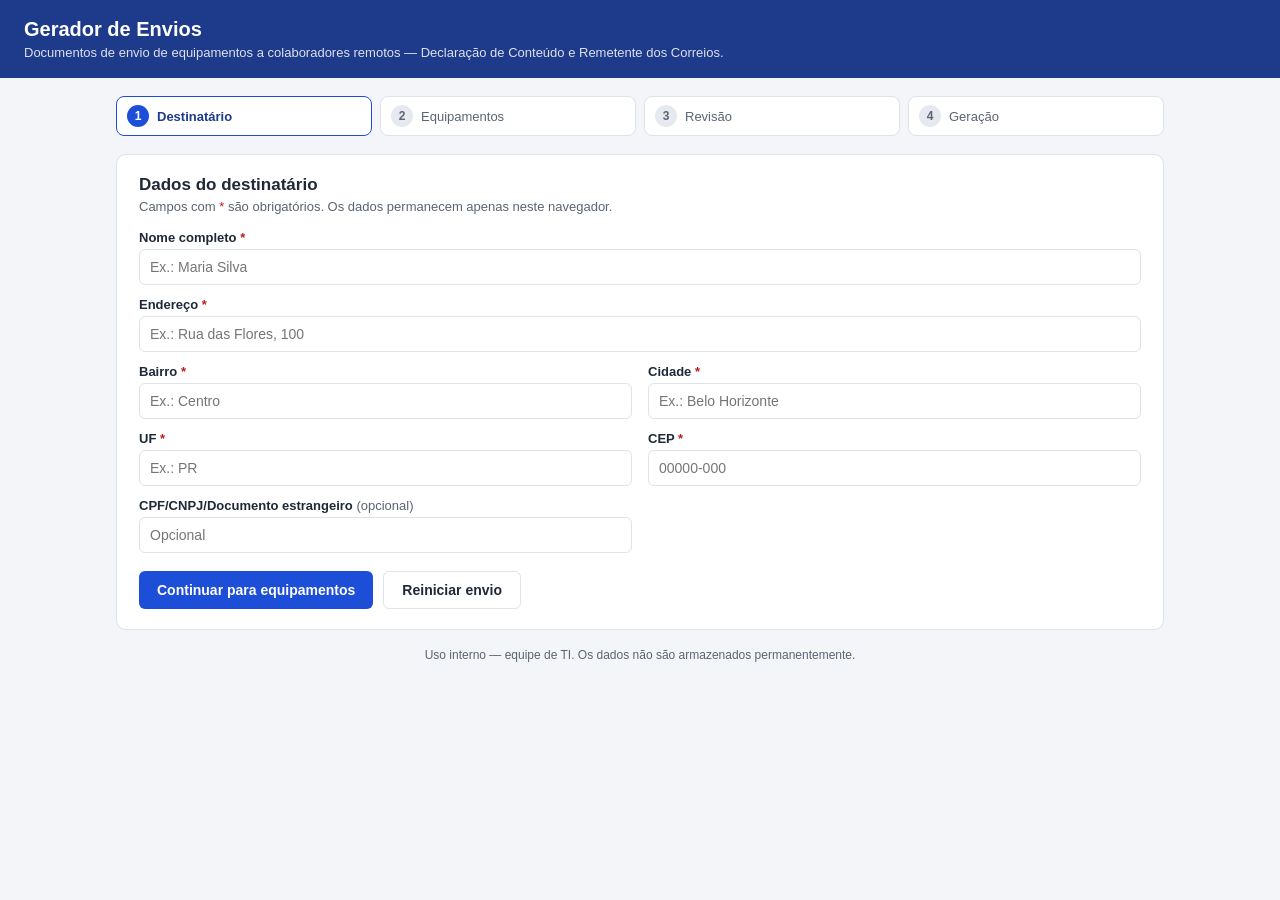
<file: index.html>
<!DOCTYPE html>
<html lang="pt-BR">
<head>
  <meta charset="UTF-8">
  <meta name="viewport" content="width=device-width, initial-scale=1.0">
  <title>Gerador de Envios</title>
  <link rel="stylesheet" href="css/style.css">
</head>
<body>
  <header class="topo">
    <h1>Gerador de Envios</h1>
    <p>Documentos de envio de equipamentos a colaboradores remotos — Declaração de Conteúdo e Remetente dos Correios.</p>
  </header>

  <nav class="etapas" aria-label="Etapas do envio">
    <div class="etapa-item" data-etapa="1"><span class="numero">1</span> Destinatário</div>
    <div class="etapa-item" data-etapa="2"><span class="numero">2</span> Equipamentos</div>
    <div class="etapa-item" data-etapa="3"><span class="numero">3</span> Revisão</div>
    <div class="etapa-item" data-etapa="4"><span class="numero">4</span> Geração</div>
  </nav>

  <main>
    <!-- ==================== ETAPA 1: DESTINATÁRIO ==================== -->
    <section class="etapa visivel" id="secao-destinatario">
      <div class="card">
        <h2>Dados do destinatário</h2>
        <p class="subtitulo">Campos com <span style="color:var(--vermelho)">*</span> são obrigatórios. Os dados permanecem apenas neste navegador.</p>

        <div class="alerta" id="alerta-destinatario"></div>

        <div class="grid-form">
          <div class="campo campo-largo">
            <label for="f-nome">Nome completo <span class="obrigatorio">*</span></label>
            <input type="text" id="f-nome" autocomplete="off" placeholder="Ex.: Maria Silva">
            <div class="msg-erro-campo" id="erro-nome"></div>
          </div>

          <div class="campo campo-largo">
            <label for="f-endereco">Endereço <span class="obrigatorio">*</span></label>
            <input type="text" id="f-endereco" autocomplete="off" placeholder="Ex.: Rua das Flores, 100">
            <div class="msg-erro-campo" id="erro-endereco"></div>
          </div>

          <div class="campo">
            <label for="f-bairro">Bairro <span class="obrigatorio">*</span></label>
            <input type="text" id="f-bairro" autocomplete="off" placeholder="Ex.: Centro">
            <div class="msg-erro-campo" id="erro-bairro"></div>
          </div>

          <div class="campo">
            <label for="f-cidade">Cidade <span class="obrigatorio">*</span></label>
            <input type="text" id="f-cidade" autocomplete="off" placeholder="Ex.: Belo Horizonte">
            <div class="msg-erro-campo" id="erro-cidade"></div>
          </div>

          <div class="campo">
            <label for="f-uf">UF <span class="obrigatorio">*</span></label>
            <input type="text" id="f-uf" maxlength="2" autocomplete="off" placeholder="Ex.: PR">
            <div class="msg-erro-campo" id="erro-uf"></div>
          </div>

          <div class="campo">
            <label for="f-cep">CEP <span class="obrigatorio">*</span></label>
            <input type="text" id="f-cep" maxlength="9" autocomplete="off" placeholder="00000-000" inputmode="numeric">
            <div class="msg-erro-campo" id="erro-cep"></div>
          </div>

          <div class="campo">
            <label for="f-documento">CPF/CNPJ/Documento estrangeiro <span class="opcional">(opcional)</span></label>
            <input type="text" id="f-documento" autocomplete="off" placeholder="Opcional">
          </div>
        </div>

        <div class="acoes">
          <button type="button" class="btn-primario" id="btn-dest-continuar">Continuar para equipamentos</button>
          <button type="button" class="btn-secundario" id="btn-dest-reiniciar">Reiniciar envio</button>
        </div>
      </div>
    </section>

    <!-- ==================== ETAPA 2: EQUIPAMENTOS ==================== -->
    <section class="etapa" id="secao-equipamentos">
      <div class="card">
        <h2>Equipamentos do envio</h2>
        <p class="subtitulo">Selecione um tipo, informe quantidade, valor unitário e peso unitário. A Declaração de Conteúdo comporta no máximo 4 tipos diferentes de equipamento.</p>

        <div class="alerta" id="alerta-equipamentos"></div>

        <div class="tipos-equipamento" id="tipos-equipamento"></div>

        <div class="card" id="form-equipamento" style="display:none; border-color:#bdb4f0; box-shadow:0 1px 4px rgba(29,78,216,.08)">
          <h3 style="margin:0 0 12px 0; font-size:15px">Equipamento: <span id="eq-tipo-atual" style="font-weight:700"></span></h3>

          <div class="campo" id="campo-descricao-outro" style="display:none; margin-bottom:12px">
            <label for="eq-descricao-outro">Descrição personalizada <span class="obrigatorio">*</span></label>
            <input type="text" id="eq-descricao-outro" autocomplete="off" placeholder="Descreva o equipamento">
          </div>

          <div class="grid-form">
            <div class="campo">
              <label for="eq-quantidade">Quantidade <span class="obrigatorio">*</span></label>
              <input type="text" id="eq-quantidade" inputmode="numeric" placeholder="Ex.: 1">
              <div class="msg-erro-campo" id="erro-quantidade"></div>
            </div>
            <div class="campo">
              <label for="eq-valor">Valor unitário (R$) <span class="obrigatorio">*</span></label>
              <input type="text" id="eq-valor" inputmode="decimal" placeholder="Ex.: 5.200,00">
            </div>
            <div class="campo">
              <label for="eq-peso">Peso unitário (kg) <span class="obrigatorio">*</span></label>
              <input type="text" id="eq-peso" inputmode="decimal" placeholder="Ex.: 2,5">
            </div>
          </div>

          <div class="campo-opcao" style="display:none; align-items:center; gap:8px; margin-top:10px">
            <input type="checkbox" id="eq-incluir-cabo" style="width:auto">
            <label for="eq-incluir-cabo" style="margin:0; font-weight:400">Associar Cabo de alimentação (adicionado como item separado, sem valores automáticos)</label>
          </div>

          <div style="margin-top:10px; font-size:13px; color:var(--azul-escuro); min-height:18px" id="eq-previa"></div>
          <div class="msg-erro-campo" id="msg-erro-equipamento" style="color:var(--vermelho)"></div>

          <div class="acoes" style="margin-top:10px">
            <button type="button" class="btn-primario" id="btn-eq-salvar">Adicionar equipamento</button>
            <button type="button" class="btn-secundario" id="btn-eq-cancelar">Cancelar</button>
          </div>
        </div>

        <h3 style="margin:18px 0 8px 0; font-size:15px">Equipamentos adicionados</h3>
        <div style="overflow-x:auto">
          <table class="tabela">
            <thead>
              <tr>
                <th>Item</th>
                <th class="num">Qtd.</th>
                <th class="num">Valor unitário</th>
                <th class="num">Valor total</th>
                <th class="num">Peso unitário</th>
                <th class="num">Peso total</th>
                <th></th>
                <th></th>
              </tr>
            </thead>
            <tbody id="corpo-tabela-equipamentos"></tbody>
          </table>
        </div>

        <div class="resumo-envio">
          <div class="resumo-item"><div class="rotulo">Quantidade total</div><div class="valor" id="res-qtd">0</div></div>
          <div class="resumo-item"><div class="rotulo">Valor total</div><div class="valor" id="res-valor">R$ 0,00</div></div>
          <div class="resumo-item"><div class="rotulo">Peso total</div><div class="valor" id="res-peso">0,00 kg</div></div>
        </div>

        <div class="acoes">
          <button type="button" class="btn-secundario" id="btn-eq-voltar">Voltar para destinatário</button>
          <button type="button" class="btn-primario" id="btn-continuar">Continuar para revisão</button>
        </div>
      </div>
    </section>

    <!-- As etapas 3 (Revisão) e 4 (Geração) ficam em revisao.html -->
    <p style="color:var(--texto-suave); font-size:12px; text-align:center">
      Uso interno — equipe de TI. Os dados não são armazenados permanentemente.
    </p>
  </main>

  <script src="js/calculos.js"></script>
  <script src="js/app.js"></script>
</body>
</html>
</file>
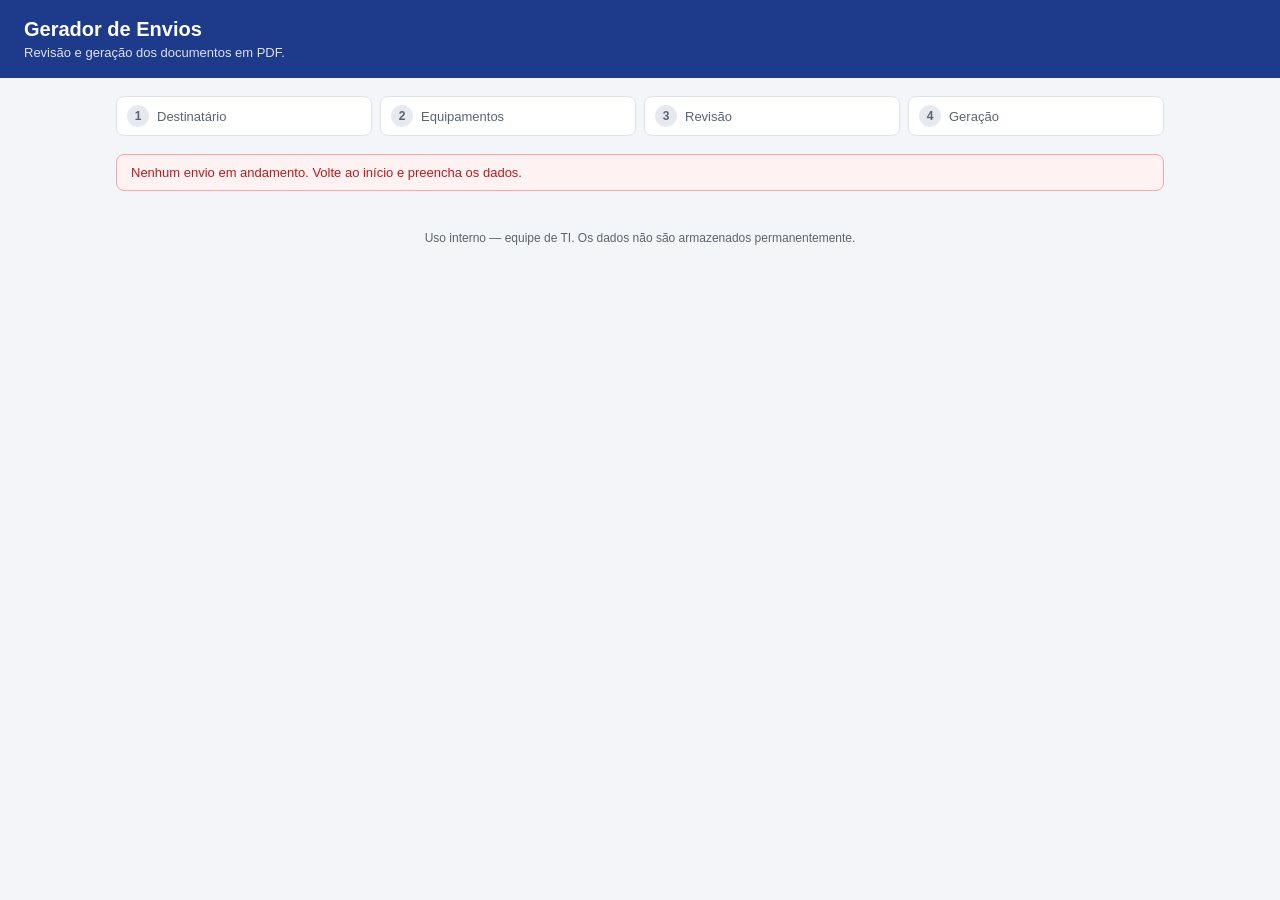
<file: revisao.html>
<!DOCTYPE html>
<html lang="pt-BR">
<head>
  <meta charset="UTF-8">
  <meta name="viewport" content="width=device-width, initial-scale=1.0">
  <title>Revisão — Gerador de Envios</title>
  <link rel="stylesheet" href="css/style.css">
  <link rel="stylesheet" href="css/documentos.css">
</head>
<body>
  <header class="topo">
    <h1>Gerador de Envios</h1>
    <p>Revisão e geração dos documentos em PDF.</p>
  </header>

  <nav class="etapas" aria-label="Etapas do envio">
    <div class="etapa-item" data-etapa="1"><span class="numero">1</span> Destinatário</div>
    <div class="etapa-item" data-etapa="2"><span class="numero">2</span> Equipamentos</div>
    <div class="etapa-item" data-etapa="3"><span class="numero">3</span> Revisão</div>
    <div class="etapa-item" data-etapa="4"><span class="numero">4</span> Geração</div>
  </nav>

  <main>
    <div class="alerta" id="alerta-revisao"></div>

    <section class="card" id="secao-revisao">
      <h2>Revisão do envio</h2>
      <p class="subtitulo">Confirme os dados antes de gerar os documentos. Os PNGs só são criados após a confirmação explícita.</p>

      <h3 style="font-size:15px; margin:16px 0 8px 0">Destinatário</h3>
      <div class="dados-revisao" id="rv-destinatario"></div>

      <h3 style="font-size:15px; margin:16px 0 8px 0">Remetente (dados fixos)</h3>
      <div class="dados-revisao" id="rv-remetente"></div>

      <h3 style="font-size:15px; margin:20px 0 8px 0">Equipamentos</h3>
      <div style="overflow-x:auto">
        <table class="tabela" id="rv-tabela">
          <thead>
            <tr>
              <th>Item</th>
              <th class="num">Qtd.</th>
              <th class="num">Valor unitário</th>
              <th class="num">Valor total</th>
              <th class="num">Peso unitário</th>
              <th class="num">Peso total</th>
            </tr>
          </thead>
          <tbody></tbody>
        </table>
      </div>

      <h3 style="font-size:15px; margin:18px 0 8px 0">Resumo</h3>
      <div class="resumo-envio">
        <div class="resumo-item"><div class="rotulo">Quantidade total</div><div class="valor" id="rv-res-qtd">0</div></div>
        <div class="resumo-item"><div class="rotulo">Valor total</div><div class="valor" id="rv-res-valor">R$ 0,00</div></div>
        <div class="resumo-item"><div class="rotulo">Peso total</div><div class="valor" id="rv-res-peso">0,00 kg</div></div>
      </div>

      <div class="acoes">
        <button type="button" class="btn-secundario" id="rv-voltar">Voltar e editar</button>
        <button type="button" class="btn-primario" id="rv-confirmar">Confirmar e gerar documentos</button>
      </div>

      <div class="status-geracao" id="rv-status">
        <span class="spin" aria-hidden="true"></span>
        <span id="rv-status-texto">Gerando documentos…</span>
      </div>
    </section>

    <section class="card resultado-documentos" id="secao-resultado">
      <h2>Documentos gerados</h2>
      <div class="alerta alerta-sucesso visivel" id="msg-sucesso" style="display:block">Documentos gerados com sucesso.</div>
      <div class="resultado-grid">
        <div class="resultado-card">
          <h3>Declaração de Conteúdo</h3>
          <embed id="prev-declaracao" type="application/pdf" alt="Pré-visualização da Declaração de Conteúdo" style="width:100%; height:430px; border:1px solid var(--borda)">
          <div class="arquivo" id="info-declaracao"></div>
          <button type="button" class="btn-secundario btn-pequeno" id="dl-declaracao">Baixar Declaracao_de_Conteudo.pdf</button>
        </div>
        <div class="resultado-card">
          <h3>Remetente dos Correios</h3>
          <embed id="prev-remetente" type="application/pdf" alt="Pré-visualização do Remetente dos Correios" style="width:100%; height:430px; border:1px solid var(--borda)">
          <div class="arquivo" id="info-remetente"></div>
          <button type="button" class="btn-secundario btn-pequeno" id="dl-remetente">Baixar Remetente_Correios.pdf</button>
        </div>
      </div>
      <div class="acoes">
        <button type="button" class="btn-primario" id="dl-zip">Baixar documentos_envio.zip (os 2 arquivos)</button>
        <button type="button" class="btn-secundario" id="rv-novo-envio">Novo envio (apaga os dados)</button>
      </div>
    </section>
  </main>

  <p style="color:var(--texto-suave); font-size:12px; text-align:center; padding-bottom:24px">
    Uso interno — equipe de TI. Os dados não são armazenados permanentemente.
  </p>

  <script src="js/calculos.js"></script>
  <script src="vendor/jszip.min.js"></script>
  <script src="vendor/jspdf.umd.min.js"></script>
  <script src="js/gerador-png.js"></script>
  <script src="js/gerador-pdf.js"></script>
  <script src="js/revisao.js"></script>
</body>
</html>
</file>
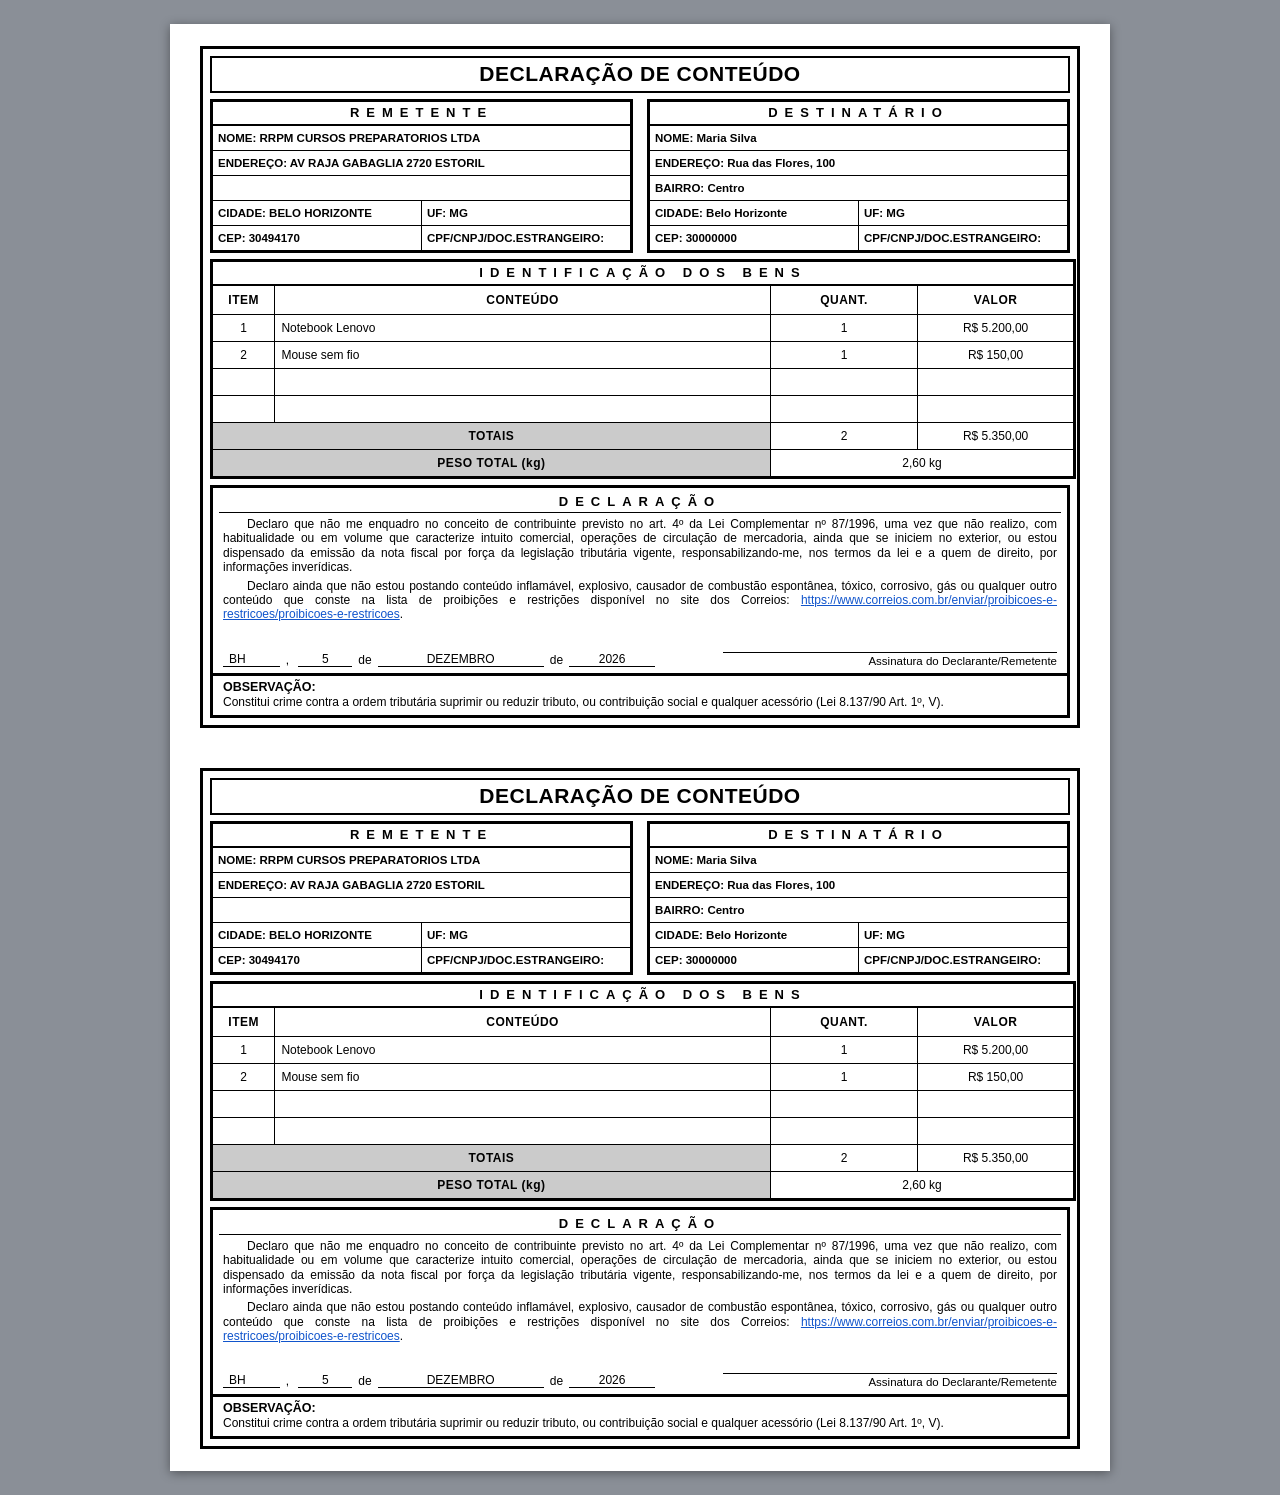
<file: documentos/declaracao-conteudo.html>
<!DOCTYPE html>
<html lang="pt-BR">
<head>
  <meta charset="UTF-8">
  <title>Modelo — Declaração de Conteúdo</title>
  <link rel="stylesheet" href="../css/documentos.css">
  <style>body { background:#8a8f97; margin:0; padding:24px 0; } .doc-page { margin:0 auto; box-shadow:0 2px 10px rgba(0,0,0,.4); }</style>
</head>
<body>
  <div id="documento"></div>
  <script src="../js/calculos.js"></script>
  <script src="../js/gerador-png.js"></script>
  <script>
    // Dados de teste (equipes de TI podem substituir para conferir o modelo)
    window.ENVIO_TESTE = {
      destinatario: {
        nome: "Maria Silva", // exemplo fictício
        endereco: "Rua das Flores, 100",
        bairro: "Centro",
        cidade: "Belo Horizonte",
        uf: "MG",
        cep: "30000-000",
        documento: "",
      },
      equipamentos: [
        { id: 1, tipo: "Notebook", descricao: "Notebook Lenovo", quantidade: 1, valorUnitarioCentavos: 520000, pesoUnitarioGramas: 2500 },
        { id: 2, tipo: "Mouse", descricao: "Mouse sem fio", quantidade: 1, valorUnitarioCentavos: 15000, pesoUnitarioGramas: 100 },
      ],
    };
    document.getElementById("documento").innerHTML =
      DocumentoModelos.declaracaoConteudoHTML(window.ENVIO_TESTE);
  </script>
</body>
</html>
</file>
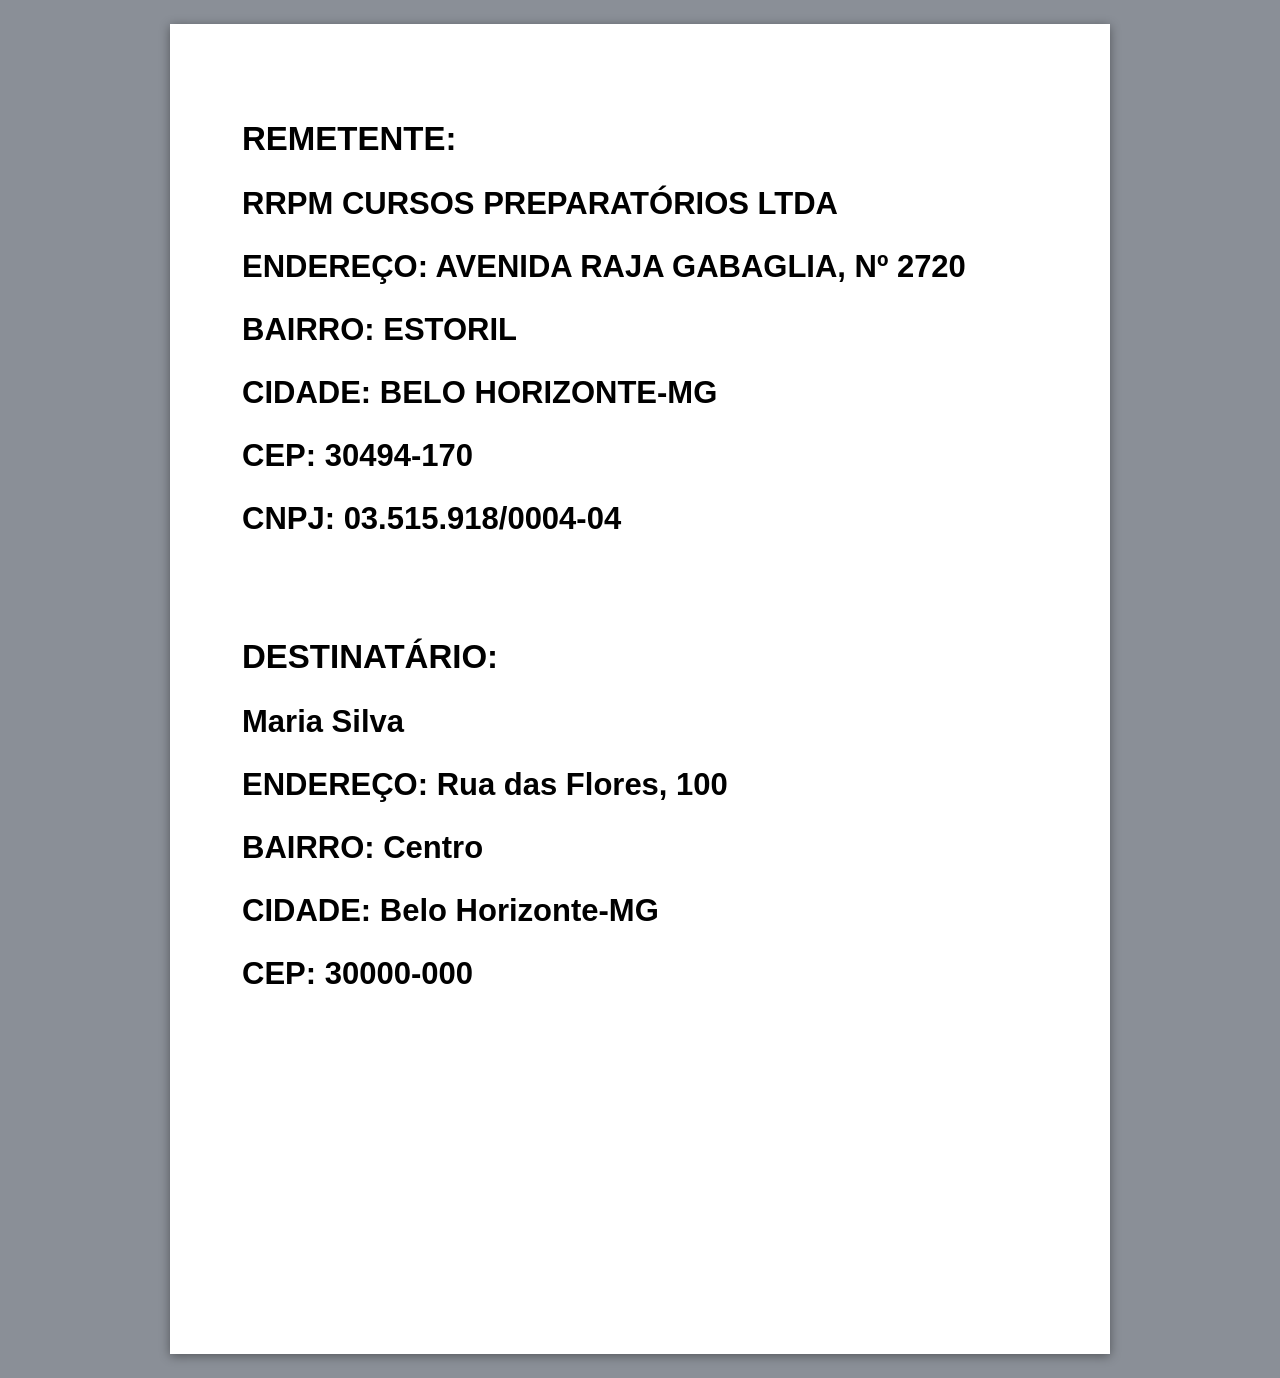
<file: documentos/remetente-correios.html>
<!DOCTYPE html>
<html lang="pt-BR">
<head>
  <meta charset="UTF-8">
  <title>Modelo — Remetente dos Correios</title>
  <link rel="stylesheet" href="../css/documentos.css">
  <style>body { background:#8a8f97; margin:0; padding:24px 0; } .doc-page { margin:0 auto; box-shadow:0 2px 10px rgba(0,0,0,.4); }</style>
</head>
<body>
  <div id="documento"></div>
  <script src="../js/calculos.js"></script>
  <script src="../js/gerador-png.js"></script>
  <script>
    window.ENVIO_TESTE = {
      destinatario: {
        nome: "Maria Silva", // exemplo fictício
        endereco: "Rua das Flores, 100",
        bairro: "Centro",
        cidade: "Belo Horizonte",
        uf: "MG",
        cep: "30000-000",
        documento: "",
      },
      equipamentos: [],
    };
    document.getElementById("documento").innerHTML =
      DocumentoModelos.remetenteCorreiosHTML(window.ENVIO_TESTE);
  </script>
</body>
</html>
</file>
<file: css/style.css>
/* =========================================================
   css/style.css — Interface do Gerador de Envios
   ========================================================= */
:root {
  --azul: #1d4ed8;
  --azul-escuro: #1e3a8a;
  --verde: #15803d;
  --vermelho: #b91c1c;
  --amarelo: #b45309;
  --texto: #1f2937;
  --texto-suave: #5b6472;
  --borda: #dde3ea;
  --fundo: #f3f5f8;
  --card: #ffffff;
}

* { box-sizing: border-box; }

body {
  margin: 0;
  background: var(--fundo);
  color: var(--texto);
  font-family: "Segoe UI", "Open Sans", Arial, sans-serif;
  font-size: 15px;
}

/* ---------- Cabeçalho ---------- */
.topo {
  background: var(--azul-escuro);
  color: #fff;
  padding: 18px 24px;
}

.topo h1 {
  margin: 0;
  font-size: 20px;
  font-weight: 600;
}

.topo p {
  margin: 4px 0 0 0;
  font-size: 13px;
  opacity: 0.85;
}

/* ---------- Progressão de etapas ---------- */
.etapas {
  display: flex;
  gap: 8px;
  max-width: 1080px;
  margin: 18px auto 0 auto;
  padding: 0 16px;
}

.etapa-item {
  flex: 1;
  display: flex;
  align-items: center;
  gap: 8px;
  background: var(--card);
  border: var(--borda) solid 1px;
  border-radius: 8px;
  padding: 8px 10px;
  font-size: 13px;
  color: var(--texto-suave);
}

.etapa-item .numero {
  width: 22px;
  height: 22px;
  border-radius: 50%;
  background: #e6eaf0;
  color: var(--texto-suave);
  display: flex;
  align-items: center;
  justify-content: center;
  font-weight: 700;
  font-size: 12px;
  flex-shrink: 0;
}

.etapa-item.ativa {
  border-color: var(--azul);
  color: var(--azul-escuro);
  font-weight: 600;
}

.etapa-item.ativa .numero {
  background: var(--azul);
  color: #fff;
}

.etapa-item.concluida {
  color: var(--verde);
}

.etapa-item.concluida .numero {
  background: var(--verde);
  color: #fff;
}

/* ---------- Layout ---------- */
main {
  max-width: 1080px;
  margin: 18px auto 40px auto;
  padding: 0 16px;
}

.card {
  background: var(--card);
  border: var(--borda) solid 1px;
  border-radius: 10px;
  padding: 20px 22px;
  margin-bottom: 18px;
}

.card h2 {
  margin: 0 0 4px 0;
  font-size: 17px;
  font-weight: 600;
}

.card .subtitulo {
  margin: 0 0 16px 0;
  color: var(--texto-suave);
  font-size: 13px;
}

section.etapa { display: none; }
section.etapa.visivel { display: block; }

/* ---------- Formulários ---------- */
.grid-form {
  display: grid;
  grid-template-columns: repeat(2, minmax(0, 1fr));
  gap: 12px 16px;
}

.campo-largo { grid-column: 1 / -1; }

.campo label {
  display: block;
  font-size: 13px;
  font-weight: 600;
  margin-bottom: 4px;
}

.campo .obrigatorio { color: var(--vermelho); }
.campo .opcional { color: var(--texto-suave); font-weight: 400; }

.campo input,
.campo select {
  width: 100%;
  padding: 9px 10px;
  border: var(--borda) solid 1px;
  border-radius: 6px;
  font-size: 14px;
  font-family: inherit;
  background: #fff;
  color: var(--texto);
}

.campo input:focus,
.campo select:focus {
  outline: 2px solid var(--azul);
  outline-offset: 0;
  border-color: var(--azul);
}

.campo input.erro,
.campo select.erro {
  border-color: var(--vermelho);
  background: #fef2f2;
}

.msg-erro-campo {
  color: var(--vermelho);
  font-size: 12px;
  margin-top: 3px;
  display: none;
}

.msg-erro-campo.visivel { display: block; }

/* ---------- Botões ---------- */
.acoes {
  display: flex;
  gap: 10px;
  margin-top: 18px;
  flex-wrap: wrap;
}

button {
  font-family: inherit;
  font-size: 14px;
  font-weight: 600;
  border-radius: 6px;
  padding: 10px 18px;
  border: none;
  cursor: pointer;
}

button:disabled {
  opacity: 0.5;
  cursor: not-allowed;
}

.btn-primario { background: var(--azul); color: #fff; }
.btn-primario:hover:not(:disabled) { background: var(--azul-escuro); }

.btn-secundario {
  background: #fff;
  color: var(--texto);
  border: var(--borda) solid 1px;
}
.btn-secundario:hover:not(:disabled) { background: #f0f3f7; }

.btn-perigo {
  background: #fff;
  color: var(--vermelho);
  border: var(--borda) solid 1px;
}
.btn-perigo:hover:not(:disabled) { background: #fef2f2; }

.btn-pequeno {
  font-size: 13px;
  padding: 6px 12px;
}

/* ---------- Alertas ---------- */
.alerta {
  border-radius: 8px;
  padding: 10px 14px;
  font-size: 13px;
  margin-bottom: 14px;
  display: none;
}

.alerta.visivel { display: block; }

.alerta-erro { background: #fef2f2; border: 1px solid #fca5a5; color: var(--vermelho); }
.alerta-aviso { background: #fffbeb; border: 1px solid #fcd34d; color: var(--amarelo); }
.alerta-sucesso { background: #f0fdf4; border: 1px solid #86efac; color: var(--verde); }

/* ---------- Tabela de equipamentos ---------- */
.tabela {
  width: 100%;
  border-collapse: collapse;
  font-size: 13px;
}

.tabela th,
.tabela td {
  border-bottom: var(--borda) solid 1px;
  padding: 8px 10px;
  text-align: left;
  vertical-align: middle;
}

.tabela th {
  background: #eef1f5;
  font-weight: 600;
  font-size: 12px;
  text-transform: uppercase;
  letter-spacing: 0.3px;
}

.tabela td.num,
.tabela th.num { text-align: right; white-space: nowrap; }

.tabela .vazio {
  text-align: center;
  color: var(--texto-suave);
  padding: 18px 10px;
}

/* ---------- Resumo ---------- */
.resumo-envio {
  display: flex;
  gap: 14px;
  flex-wrap: wrap;
  margin-top: 14px;
}

.resumo-item {
  background: #eef1f5;
  border: var(--borda) solid 1px;
  border-radius: 8px;
  padding: 10px 16px;
  min-width: 150px;
}

.resumo-item .rotulo {
  font-size: 12px;
  color: var(--texto-suave);
  font-weight: 600;
}

.resumo-item .valor {
  font-size: 17px;
  font-weight: 700;
  margin-top: 2px;
}

/* ---------- Seleção de tipo (grade de opções) ---------- */
.tipos-equipamento {
  display: grid;
  grid-template-columns: repeat(auto-fill, minmax(140px, 1fr));
  gap: 8px;
  margin-bottom: 14px;
}

.tipo-opcao {
  border: var(--borda) solid 1px;
  border-radius: 8px;
  background: #fff;
  padding: 10px 8px;
  font-size: 13px;
  font-weight: 600;
  text-align: center;
  cursor: pointer;
}

.tipo-opcao:hover { border-color: var(--azul); color: var(--azul-escuro); }

.tipo-opcao.selecionado {
  background: var(--azul);
  border-color: var(--azul);
  color: #fff;
}

/* ---------- Cartões de dados na revisão ---------- */
.dados-revisao {
  display: grid;
  grid-template-columns: 130px 1fr;
  row-gap: 6px;
  font-size: 14px;
}

.dados-revisao .rotulo {
  font-weight: 600;
  color: var(--texto-suave);
}

/* ---------- Geração ---------- */
.status-geracao {
  display: none;
  align-items: center;
  gap: 10px;
  color: var(--texto-suave);
  font-size: 14px;
  margin-top: 12px;
}

.status-geracao.visivel { display: flex; }

.spin {
  width: 16px;
  height: 16px;
  border: 3px solid #dbe2ea;
  border-top-color: var(--azul);
  border-radius: 50%;
  animation: girar 0.8s linear infinite;
}

@keyframes girar {
  to { transform: rotate(360deg); }
}

/* Resultado com pré-visualização */
.resultado-documentos {
  display: none;
  margin-top: 18px;
}

.resultado-documentos.visivel { display: block; }

.resultado-grid {
  display: grid;
  grid-template-columns: repeat(2, minmax(0, 1fr));
  gap: 16px;
}

.resultado-card {
  border: var(--borda) solid 1px;
  border-radius: 8px;
  padding: 12px;
  text-align: center;
}

.resultado-card h3 {
  margin: 0 0 8px 0;
  font-size: 14px;
  font-weight: 600;
}

.resultado-card img {
  max-width: 100%;
  max-height: 420px;
  border: var(--borda) solid 1px;
}

.resultado-card .arquivo {
  color: var(--texto-suave);
  font-size: 12px;
  margin: 8px 0 10px 0;
}

/* ---------- Responsivo ---------- */
@media (max-width: 760px) {
  .grid-form { grid-template-columns: 1fr; }
  .resultado-grid { grid-template-columns: 1fr; }
  .etapas { flex-wrap: wrap; }
  .etapa-item { min-width: 46%; }
  .dados-revisao { grid-template-columns: 1fr; }
}
</file>
<file: css/documentos.css>
/* =========================================================
   css/documentos.css
   Estilos exclusivos dos DOCUMENTOS em PNG (não são a interface).
   Fonte de verdade: imagens de referência da empresa.
   Documento 1: Declaração de Conteúdo (2 vias por página, A4)
   Documento 2: Remetente dos Correios (A4)
   ========================================================= */

/* ---------- Página A4 (usada apenas na exportação/preview) ---------- */
.doc-page {
  width: 940px;
  background: #ffffff;
  color: #000000;
  font-family: "Open Sans", "Segoe UI", Arial, Helvetica, sans-serif;
  box-sizing: border-box;
}

/* =========================================================
   DOCUMENTO 1 — DECLARAÇÃO DE CONTEÚDO
   ========================================================= */
.doc-declaracao {
  padding: 22px 30px;
}

.dec-via {
  border: 3px solid #000;
  padding: 7px;
  background: #fff;
}

.dec-via + .dec-via {
  margin-top: 40px;
}

/* Título principal */
.dec-titulo {
  border: 2px solid #000;
  text-align: center;
  font-size: 21px;
  font-weight: 700;
  padding: 4px 0 5px 0;
  letter-spacing: 0.5px;
}

/* Blocos REMETENTE / DESTINATÁRIO lado a lado */
.dec-pessoas {
  display: flex;
  gap: 14px;
  margin-top: 6px;
}

.dec-pessoa {
  flex: 1 1 50%;
  border: 3px solid #000;
  border-collapse: collapse;
}

.dec-pessoa table {
  width: 100%;
  border-collapse: collapse;
  table-layout: fixed;
}

.dec-pessoa th {
  border-bottom: 2px solid #000;
  font-size: 13px;
  font-weight: 700;
  letter-spacing: 7px;
  text-align: center;
  padding: 3px 0 4px 0;
}

.dec-pessoa td {
  border-bottom: 1.5px solid #000;
  border-top: none;
  font-size: 11.5px;
  font-weight: 700;
  padding: 3px 5px;
  height: 18px;
  vertical-align: middle;
  white-space: nowrap;
  overflow: hidden;
}

.dec-pessoa tr:last-child td {
  border-bottom: none;
}

/* Linha em branco (espaço do modelo) */
.dec-linha-extra {
  height: 20px;
}

/* Linha CIDADE | UF */
.dec-linha-cidade {
  display: flex;
}

.dec-cel-cidade {
  flex: 1;
  border-right: 1.5px solid #000;
}

.dec-cel-uf {
  width: 88px;
  border-left: none;
}

/* Linha CEP | CPF/CNPJ/DOC.ESTRANGEIRO */
.dec-linha-cepdocto {
  display: flex;
}

.dec-cel-cep {
  width: 118px;
  border-right: 1.5px solid #000;
}

.dec-cel-docto {
  flex: 1;
}

/* Tabela IDENTIFICAÇÃO DOS BENS */
.dec-bens {
  border: 3px solid #000;
  margin-top: 6px;
  border-collapse: collapse;
  width: 100%;
  table-layout: fixed;
}

.dec-bens-title {
  border-bottom: 2px solid #000;
  text-align: center;
  font-size: 13px;
  font-weight: 700;
  letter-spacing: 7px;
  padding: 3px 0 4px 0;
}

.dec-bens table {
  width: 100%;
  border-collapse: collapse;
  table-layout: fixed;
}

.dec-bens thead th {
  border-bottom: 1.5px solid #000;
  font-size: 12px;
  font-weight: 700;
  text-align: center;
  height: 26px;
  letter-spacing: 0.5px;
}

.dec-bens thead th:nth-child(1) { width: 7%;  }
.dec-bens thead th:nth-child(2) { width: 58%; }
.dec-bens thead th:nth-child(3) { width: 17%; }
.dec-bens thead th:nth-child(4) { width: 18%; }

.dec-bens tbody td {
  border-bottom: 1px solid #000;
  font-size: 12px;
  height: 22px;
  padding: 2px 6px;
  vertical-align: middle;
  text-align: center;
}

.dec-bens .dec-col-conteudo {
  text-align: left;
  white-space: normal;
  overflow-wrap: break-word;
}

/* bordas verticais internas da tabela de bens */
.dec-bens tbody td:not(:last-child),
.dec-bens thead th:not(:last-child) {
  border-right: 1px solid #000;
}

.dec-linha-totais td {
  border-bottom: 1px solid #000;
  height: 24px;
  vertical-align: middle;
  padding: 2px 6px;
}

.dec-totais-label {
  background: #cbcbcb;
  text-align: right;
  font-weight: 700;
  font-size: 12px;
  letter-spacing: 0.5px;
}

.dec-linha-peso td {
  height: 24px;
  vertical-align: middle;
  padding: 2px 6px;
}

.dec-bens .sem-borda-baixo {
  border-bottom: none;
}

.dec-bens thead th.sem-borda-direita {
  border-right: none;
}

/* Quadro DECLARAÇÃO */
.dec-declaracao {
  border: 3px solid #000;
  border-top-width: 3px;
  margin-top: 6px;
  padding: 4px 10px 6px 10px;
}

.dec-declaracao-title {
  text-align: center;
  font-size: 13px;
  font-weight: 700;
  letter-spacing: 7px;
  padding: 2px 0 3px 0;
  border-bottom: 1.5px solid #000;
  margin: 0 -4px 4px -4px;
}

.dec-declaracao p {
  font-size: 12px;
  line-height: 1.2;
  text-align: justify;
  margin: 0 0 4px 0;
  text-indent: 24px;
}

.dec-declaracao a {
  color: #1155cc;
  text-decoration: underline;
}

/* Linha local/data e assinatura */
.dec-data-assinatura {
  display: flex;
  align-items: flex-end;
  margin-top: 8px;
}

.dec-data {
  font-size: 12px;
  display: flex;
  align-items: flex-end;
  gap: 6px;
  width: 56%;
}

.dec-lacuna {
  display: inline-block;
  border-bottom: 1px solid #000;
  min-width: 40px;
  text-align: center;
  font-weight: 400;
  padding: 0 4px 0 4px;
}

/* "BH" fica sobre a mesma linha do modelo */
.dec-local {
  border-bottom: 1px solid #000;
  padding: 0 34px 0 6px;
  font-weight: 400;
}

.dec-lacuna-mes  { min-width: 158px; }
.dec-lacuna-dia  { min-width: 46px; }
.dec-lacuna-ano  { min-width: 78px; }
.dec-declaracao-ano-maior { min-width: 78px; }

.dec-virgula {
  padding-bottom: 0;
}

.dec-assinatura {
  margin-left: auto;
  width: 40%;
  text-align: right;
}

.dec-linha-assinatura {
  border-bottom: 1px solid #000;
  height: 22px;
}

.dec-legenda-assinatura {
  font-size: 11.5px;
  padding-top: 2px;
}

/* Quadro OBSERVAÇÃO */
.dec-observacao {
  border: 3px solid #000;
  border-top: none;
  padding: 4px 10px 6px 10px;
}

.dec-observacao-label {
  font-size: 12.5px;
  font-weight: 700;
}

.dec-observacao p {
  font-size: 12px;
  margin: 1px 0 0 0;
}

/* =========================================================
   DOCUMENTO 2 — REMETENTE DOS CORREIOS
   ========================================================= */
.doc-remetente {
  width: 940px;
  min-height: 1330px;
  padding: 96px 72px 60px 72px;
}

.remet-bloco {
  margin-bottom: 88px;
}

.remet-titulo {
  font-size: 33px;
  font-weight: 800;
  margin: 0 0 14px 0;
}

.remet-linha {
  font-size: 31px;
  font-weight: 600;
  line-height: 63px;
  white-space: pre-wrap;
  overflow-wrap: break-word;
}

/* Palco offscreen (o html2canvas captura apenas os documentos) */
#palco-documentos {
  position: fixed;
  left: -20000px;
  top: 0;
  background: #fff;
}
</file>
